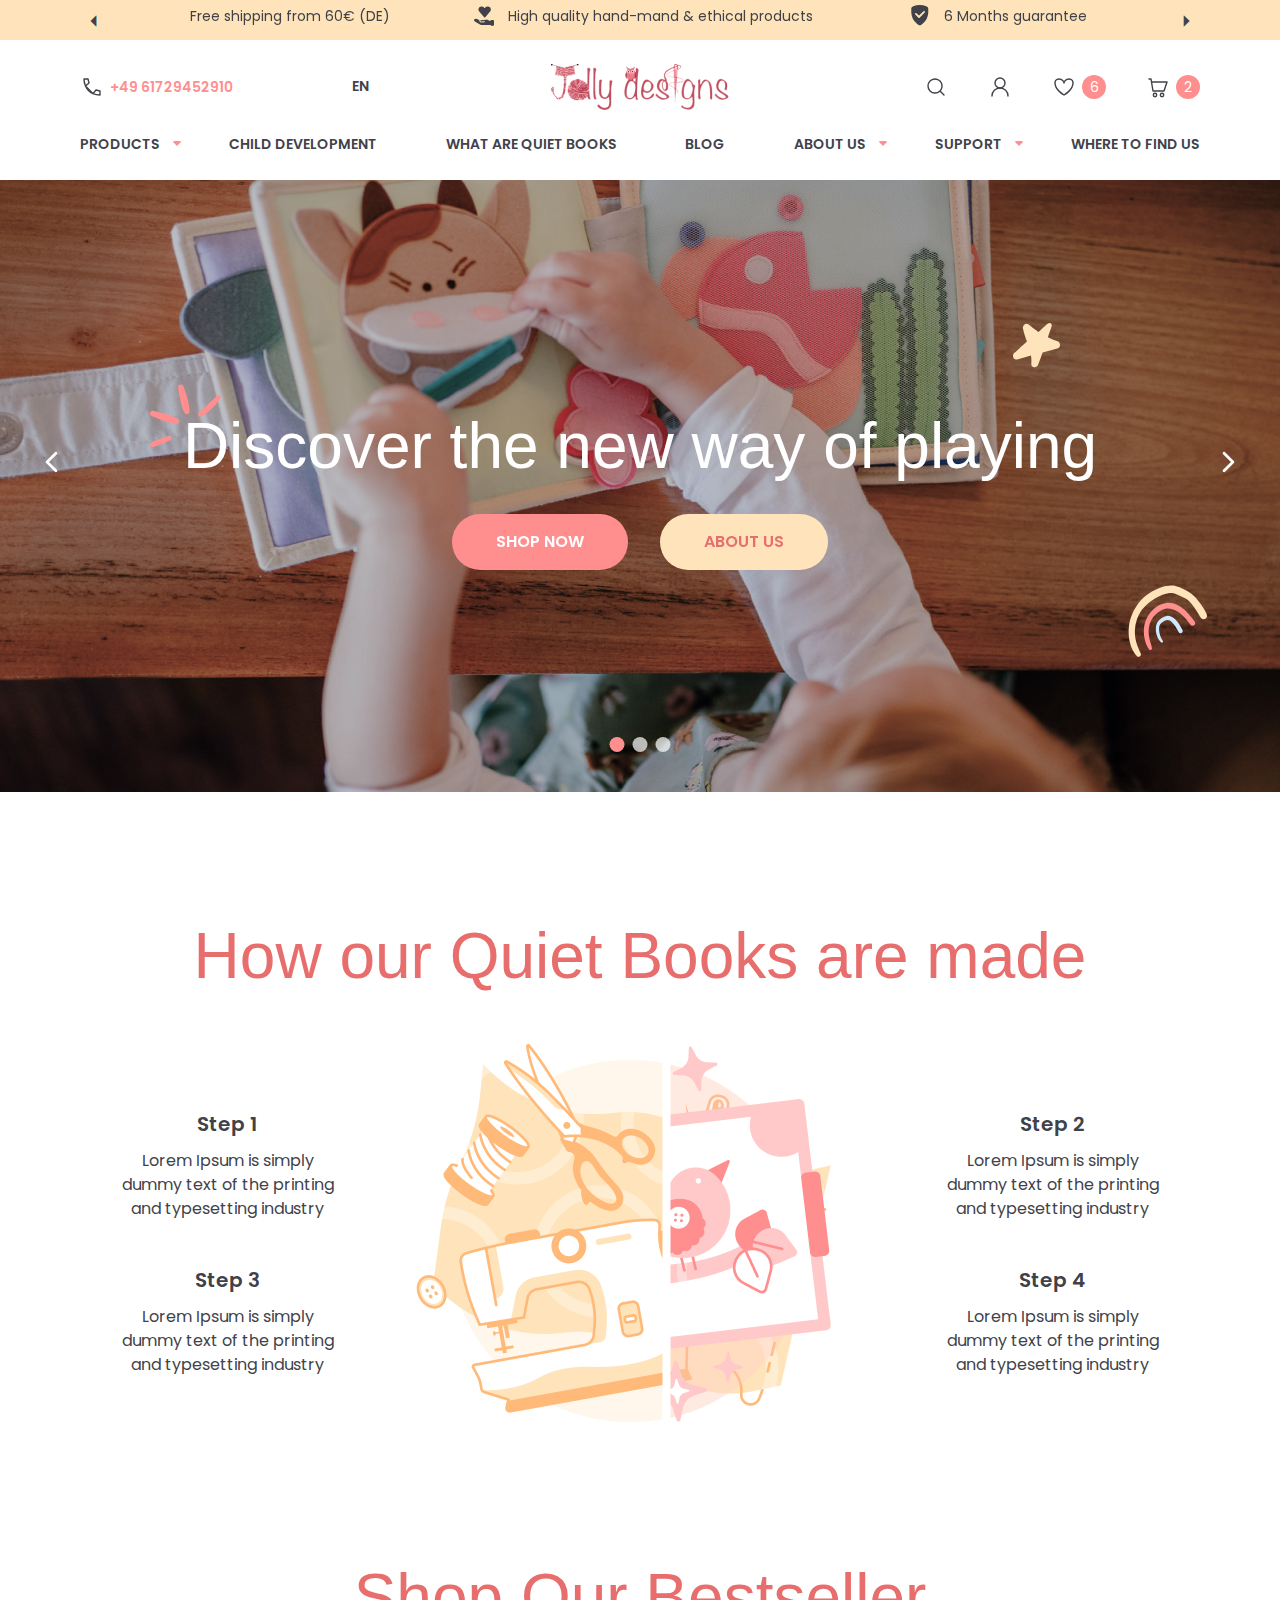
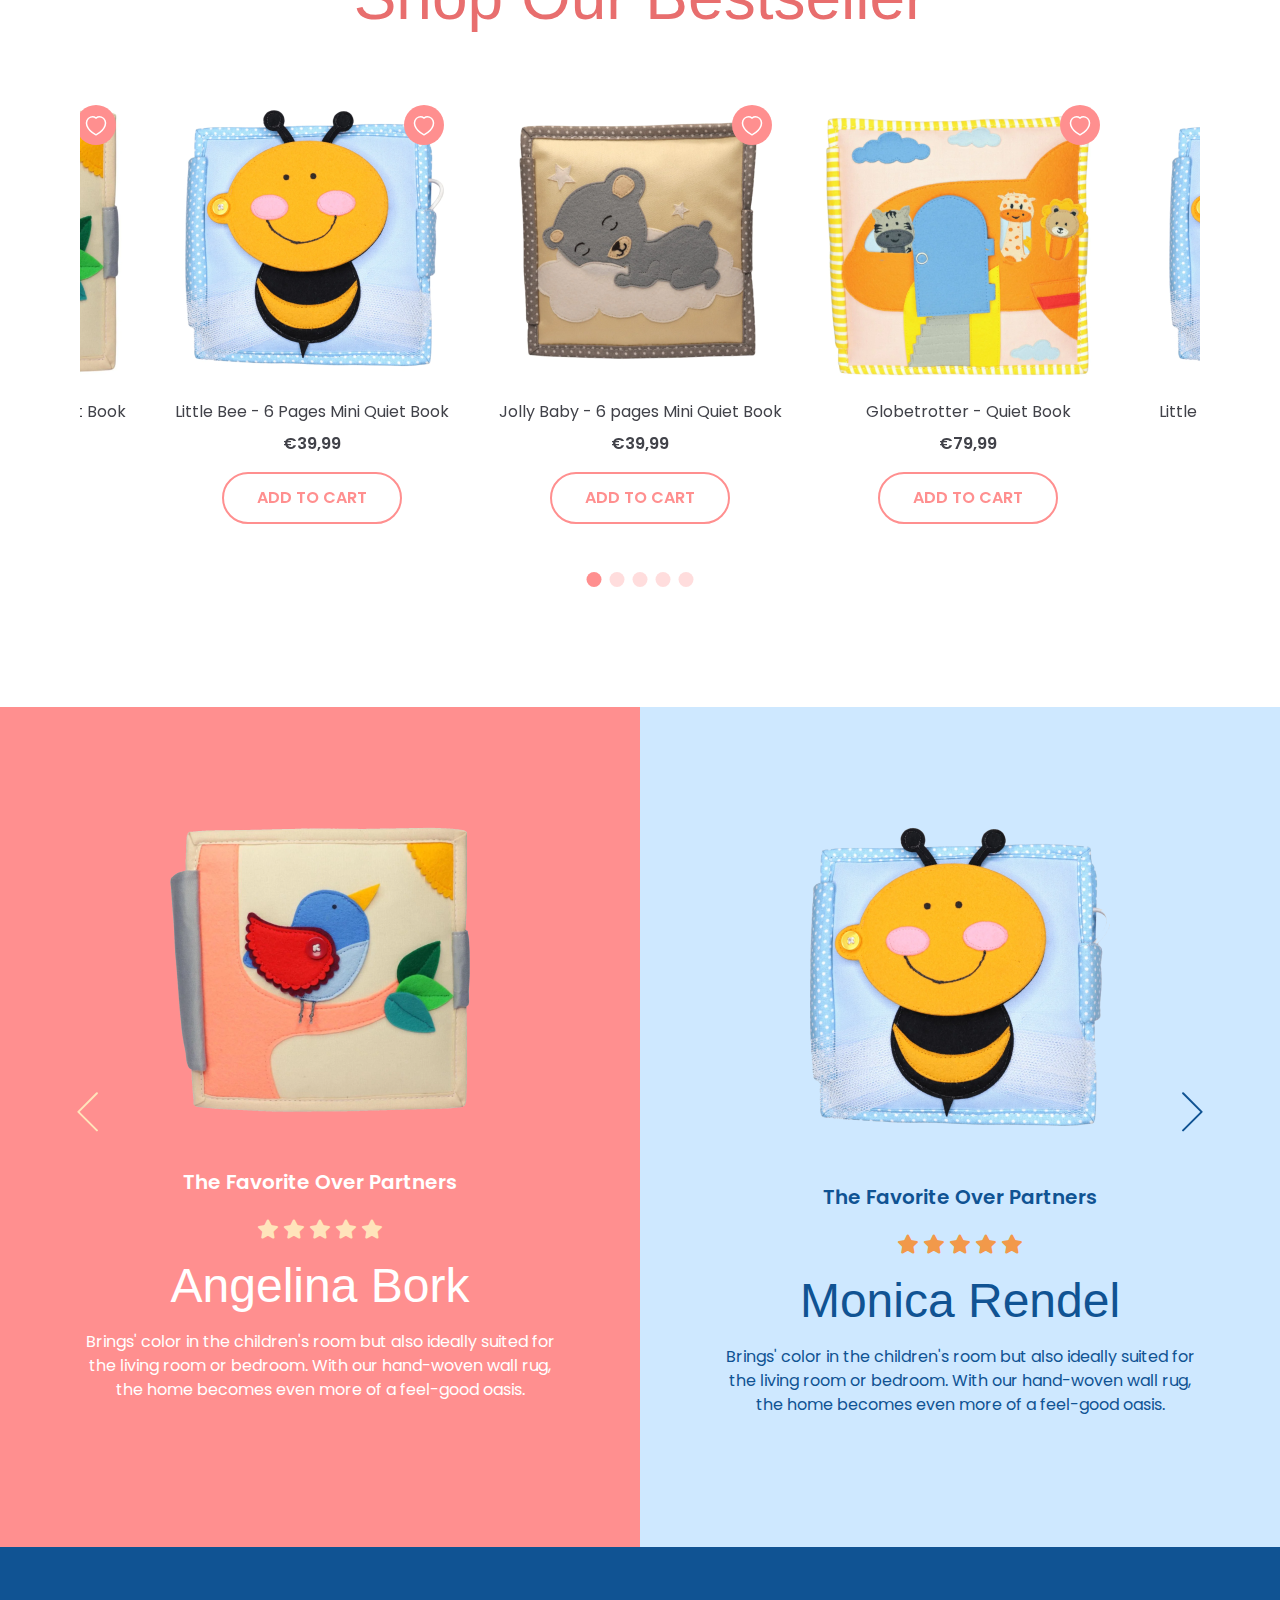
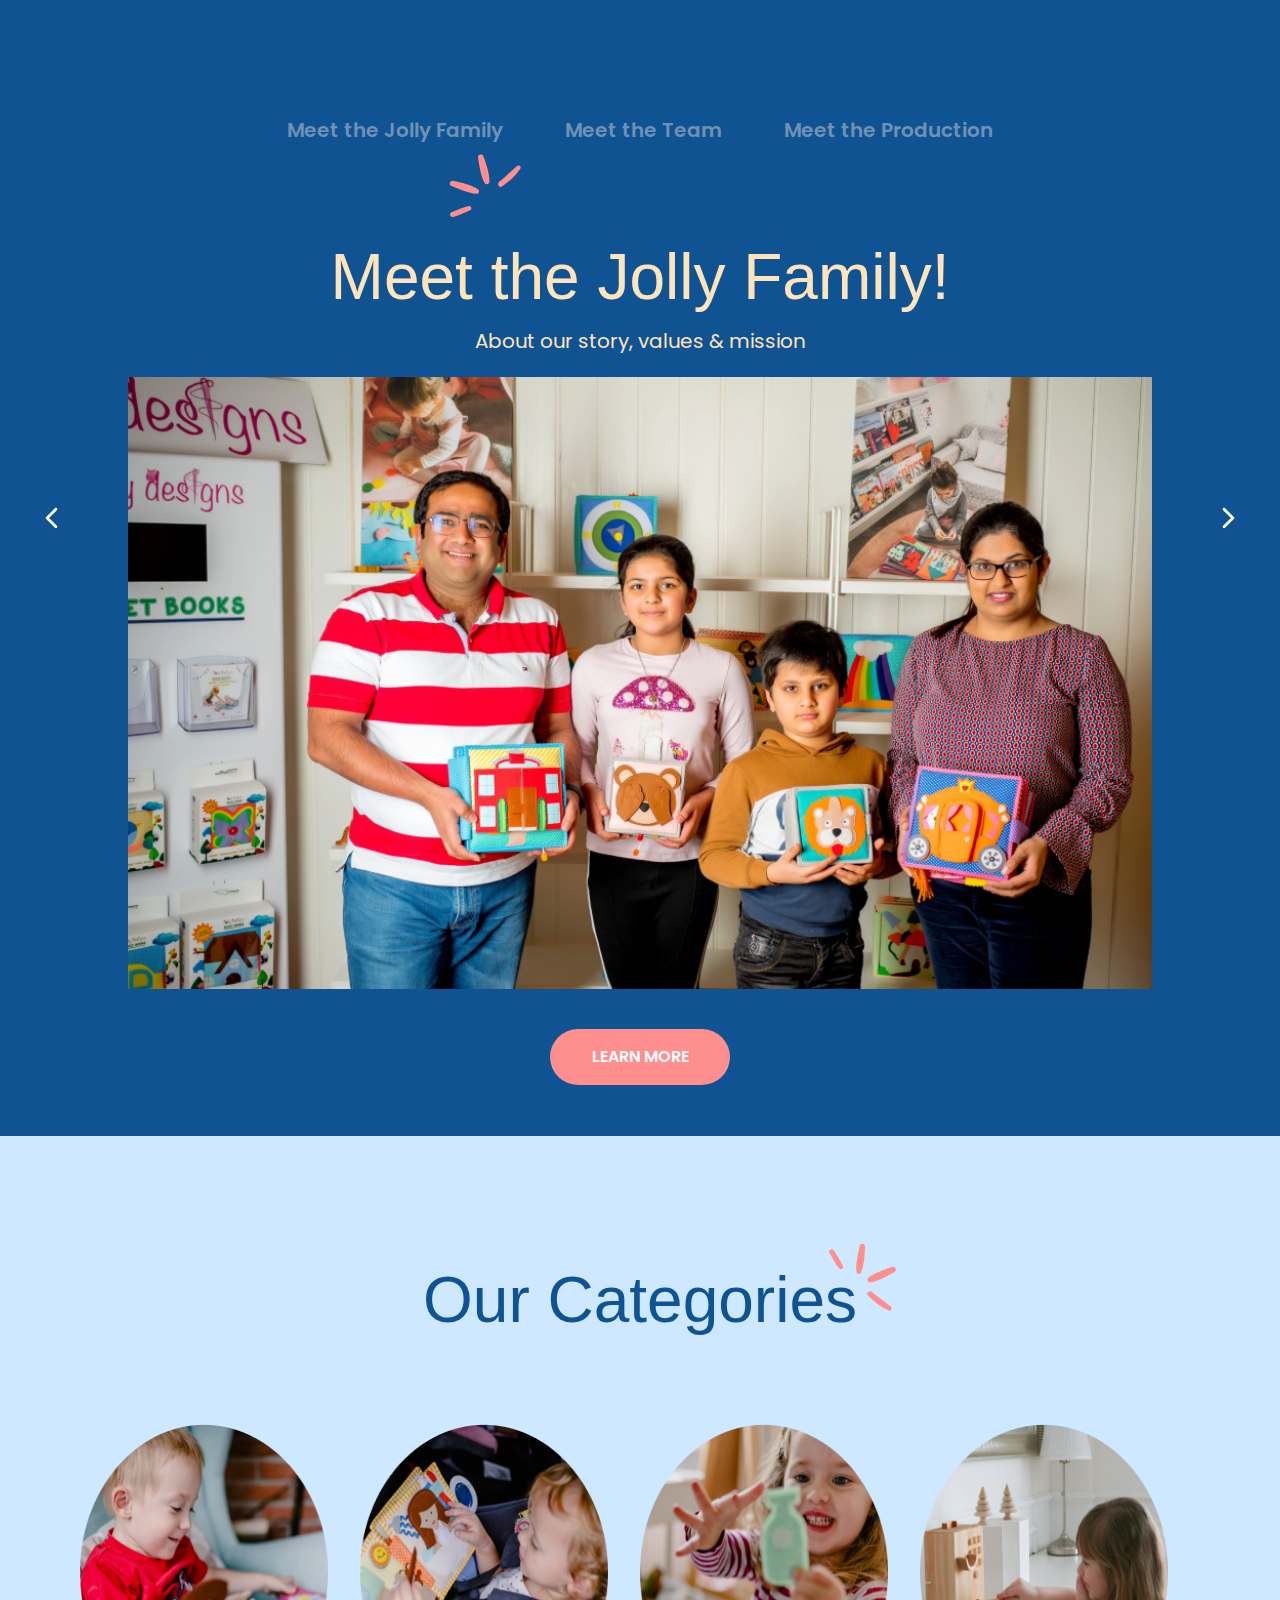
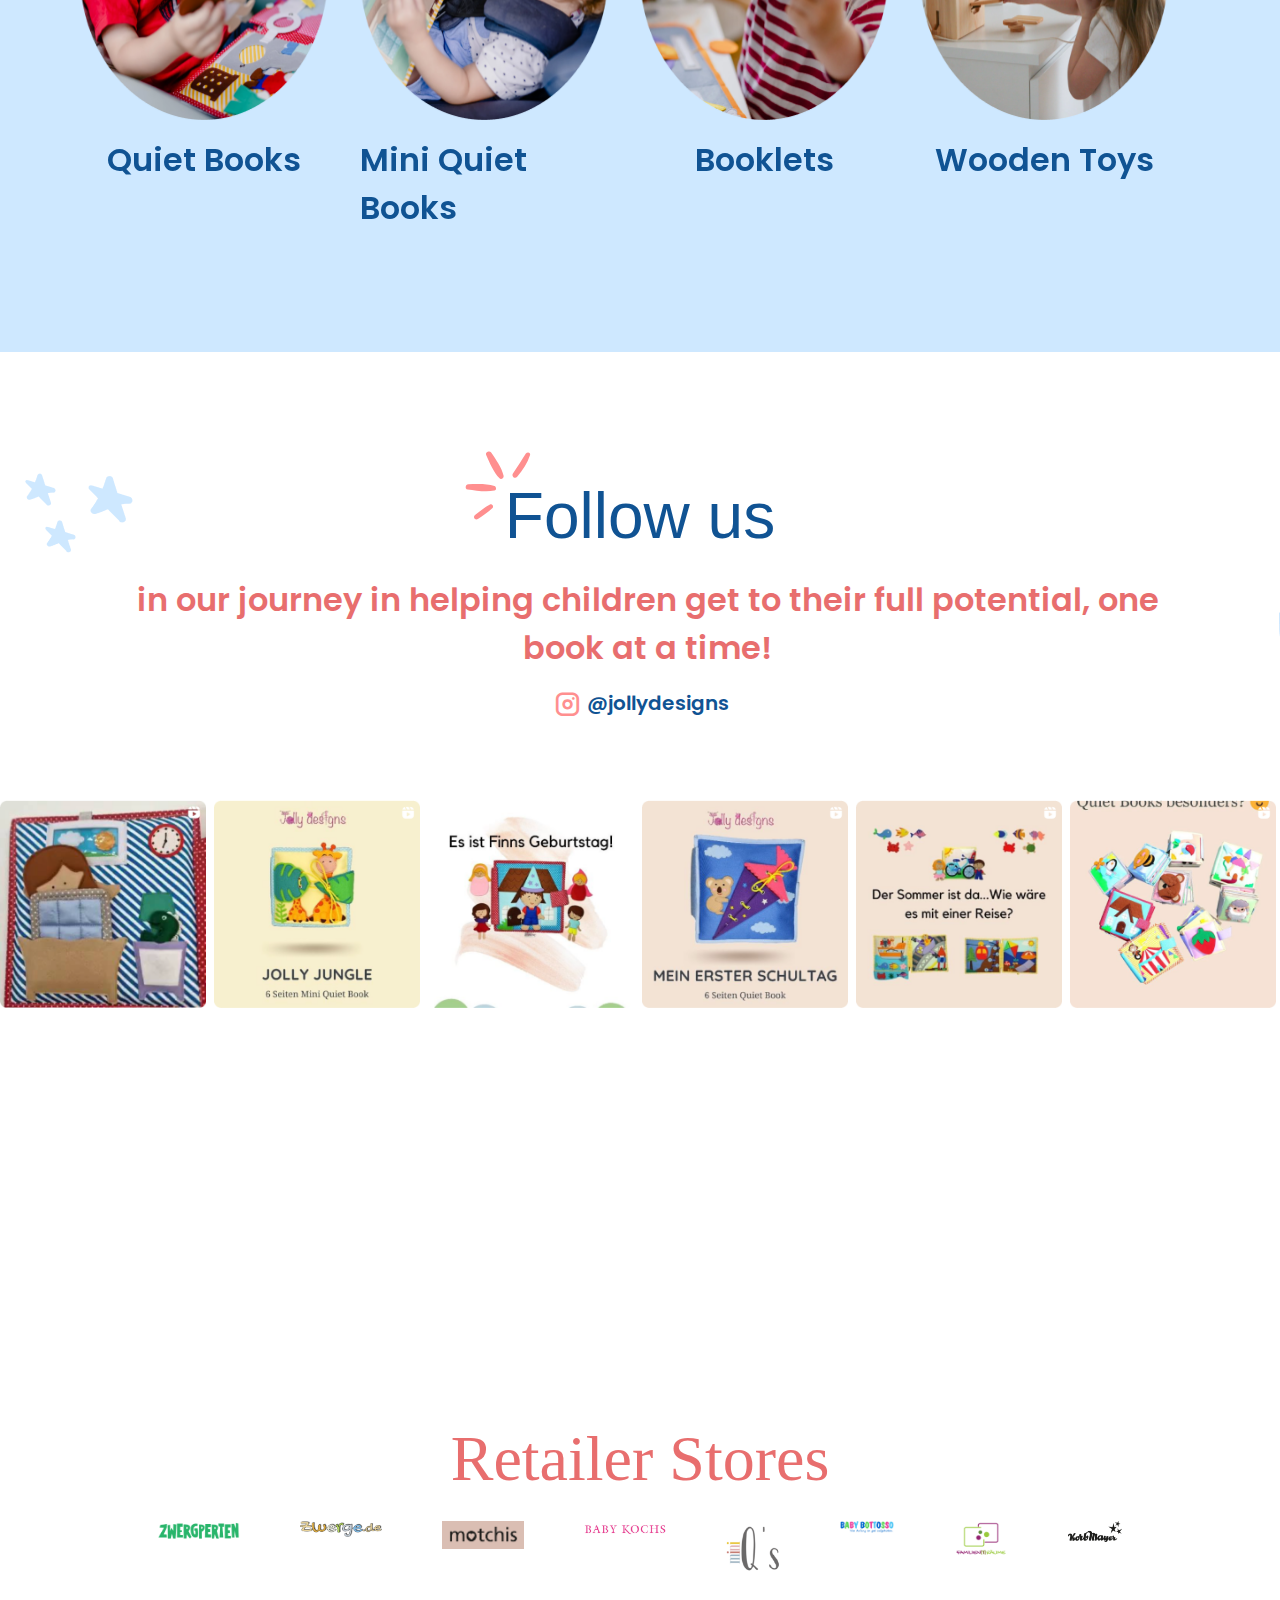
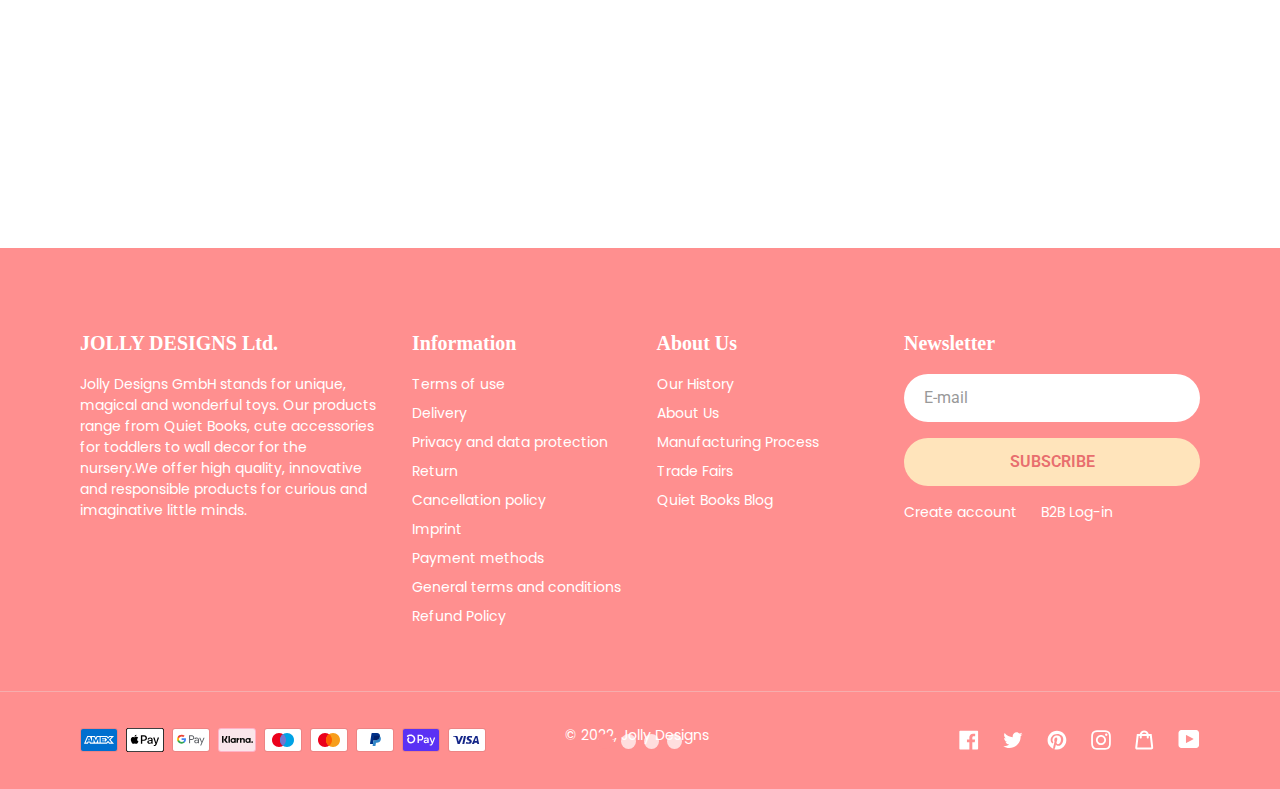
<file: index.html>
<!doctype html>
<html>

<head>
  <meta charset="utf-8">
  <title>Template</title>
  <meta name="description" content="">
  <meta name="keywords" content="">
  <meta name="viewport" content="width=device-width,initial-scale=1">
  <meta name="format-detection" content="telephone=no">
  <meta name="theme-color" content="#fff">
  <link rel="shortcut icon" href="img/favicons/favicon.ico" type="image/x-icon">
  <link rel="icon" href="img/favicons/favicon.ico" type="image/x-icon">
  <link rel="stylesheet" media="all" href="css/libs.css?t=1665314494497">
  <link rel="stylesheet" media="all" href="css/style.css?t=1665314494497">
  <link rel="preconnect" href="https://fonts.googleapis.com">
  <link rel="preconnect" href="https://fonts.gstatic.com" crossorigin>
</head>

<body>
  <div class="wrapper">
    <div class="subheader">
      <div class="subheader_menu">
        <div class="menu__item">
          <span class="icon icon-icon-car"></span>
          <p class="menu__title">Free shipping from 60€ (DE)</p>
        </div>
        <div class="menu__item">
          <span class="icon icon-icon-hand-made"></span>
          <p class="menu__title">High quality hand-mand & ethical products</p>
        </div>
        <div class="menu__item">
          <span class="icon icon-icon-guarantee"></span>
          <p class="menu__title">6 Months guarantee</p>
        </div>
        <div class="menu__item">
          <img src="img/svg/icons/icon-germany.svg" alt="">
          <p class="menu__title">Made in Germany</p>
        </div>
        <div class="menu__item">
          <span class="icon icon-icon-heart"></span>
          <p class="menu__title">The favourite of partners</p>
        </div>
        <div class="menu__item">
          <span class="icon icon-icon-replacement"></span>
          <p class="menu__title">Free shipping from 60€ (DE)</p>
        </div>
      </div>
    </div>
    <header class="header">
      <div class="container">
        <div class="panel">
          <div class="tool">
            <div class="phone_number">
              <img src="img/svg/icons/icon-phone.svg" alt="">
              <p class="weight-600 color-pink phone_number">+49 61729452910</p>
            </div>
            <ul class="language">
              <li class="nav_item">
                <a class="weight-600 color-gray" href="#">EN</a>
                <ul class="submenu">
                  <li>
                    <a href="">FR</a>
                  </li>
                  <li>
                    <a href="">DE</a>
                  </li>
                </ul>
              </li>
            </ul>
          </div>
          <img class="logo" src="img/logo.png" alt="">
          <div class="right_tools">
            <a href="#">
              <img class="icon_hover" src="img/svg/icons/icon-search.svg" alt="">
            </a>
            <a href="#">
              <img class="icon_hover" src="img/svg/icons/icon-user.svg" alt="">
            </a>
            <a class="like" href="#">
              <img class="icon_hover" src="img/svg/icons/icon-heart-1.svg" alt="">
              <div class="counter">6</div>
            </a>
            <a class="like" href="#">
              <img class="icon_hover" src="img/svg/icons/icon-cart.svg" alt="">
              <div class="counter">2</div>
            </a>
          </div>
        </div>
        <ul class="nav">
          <li class="nav_item">
            <a href="#" class="weight-600 color-gray select">Products</a>
            <ul class="submenu">
              <li>
                <a href="">Quiet Books</a>
              </li>
              <li>
                <a href="">Mini Quiet Books</a>
              </li>
              <li>
                <a href="">Booklets</a>
              </li>
              <li>
                <a href="">Wooden Toys</a>
              </li>
              <li>
                <a href="">Wall decorations</a>
              </li>
            </ul>
          </li>
          <li class="nav_item">
            <a href="#" class="weight-600 color-gray">Child Development</a>
          </li>
          <li class="nav_item">
            <a href="#" class="weight-600 color-gray">What are Quiet Books</a>
          </li>
          <li class="nav_item">
            <a href="#" class="weight-600 color-gray">Blog</a>
          </li>
          <li class="nav_item">
            <a href="#" class="weight-600 color-gray select">About Us</a>
            <ul class="submenu">
              <li>
                <a href="">Quiet Books</a>
              </li>
              <li>
                <a href="">Mini Quiet Books</a>
              </li>
              <li>
                <a href="">Booklets</a>
              </li>
              <li>
                <a href="">Wooden Toys</a>
              </li>
              <li>
                <a href="">Wall decorations</a>
              </li>
            </ul>
          </li>
          <li class="nav_item">
            <a href="#" class="weight-600 color-gray select">Support</a>
            <ul class="submenu">
              <li>
                <a href="">Quiet Books</a>
              </li>
              <li>
                <a href="">Mini Quiet Books</a>
              </li>
              <li>
                <a href="">Booklets</a>
              </li>
              <li>
                <a href="">Wooden Toys</a>
              </li>
              <li>
                <a href="">Wall decorations</a>
              </li>
            </ul>
          </li>
          <li class="nav_item">
            <a href="#" class="weight-600 color-gray">Where to Find Us</a>
          </li>
        </ul>
      </div>
    </header>
    <main class="main">
      <div class="discover_new">
        <div class="discover_content">
          <div class="discover_title">
            <img src="img/svg/icons/stripes.svg" alt="" class="stripes">
            <h1 class="big_title color-white">Discover the new way of playing</h1>
            <img src="img/svg/icons/star.svg" alt="" class="star">
            <img src="img/svg/icons/rainbow.svg" alt="" class="rainbow">
          </div>
          <div class="discover_buttons">
            <a class="pink_button" href="#">Shop now</a>
            <a class="yellow_button" href="#">About us</a>
          </div>
        </div>
        <div class="discover_slider">
          <div class="discover_item">
            <img class="discover_item_photo" src="img/discover_new1.png" alt="">
          </div>
          <div class="discover_item">
            <img class="discover_item_photo" src="img/discover_new1.png" alt="">
          </div>
          <div class="discover_item">
            <img class="discover_item_photo" src="img/discover_new1.png" alt="">
          </div>
        </div>
      </div>
      <div class="made_books">
        <div class="content_container">
          <h1 class="made_books_title big_title color-darkPink">How our Quiet Books are made</h1>
          <div class="made_books_content">
            <div class="made_books__steps">
              <div class="made_books__step">
                <h3 class="made_books__step_title">Step 1</h3>
                <p class="made_books__step_text">Lorem Ipsum is simply dummy text of the printing and typesetting industry</p>
              </div>
              <div class="made_books__step">
                <h3 class="made_books__step_title">Step 3</h3>
                <p class="made_books__step_text">Lorem Ipsum is simply dummy text of the printing and typesetting industry</p>
              </div>
            </div>
            <img src="img/made_books.png" alt="">
            <div class="made_books__steps">
              <div class="made_books__step">
                <h3 class="made_books__step_title">Step 2</h3>
                <p class="made_books__step_text">Lorem Ipsum is simply dummy text of the printing and typesetting industry</p>
              </div>
              <div class="made_books__step">
                <h3 class="made_books__step_title">Step 4</h3>
                <p class="made_books__step_text">Lorem Ipsum is simply dummy text of the printing and typesetting industry</p>
              </div>
            </div>
          </div>
        </div>
      </div>
      <div class="bestseller">
        <div class="content_container">
          <h1 class="big_title color-darkPink">Shop Our Bestseller</h1>
          <div class="bestseller_slider">
            <div class="bestseller_slider_item_card">
              <div class="bestseller_card_img">
                <img src="img/bestseller/item3.png" alt="">
                <div class="bestseller_item_like">
                  <img class="like_icon" src="img/svg/icons/icon-wish.svg" alt="">
                </div>
              </div>
              <p>Jolly Baby - 6 pages Mini Quiet Book</p>
              <h3>€39,99</h3>
              <button class="pink_button_outline">Add to cart</button>
            </div>
            <div class="bestseller_slider_item_card">
              <div class="bestseller_card_img">
                <img src="img/bestseller/item4.png" alt="">
                <div class="bestseller_item_like">
                  <img class="like_icon" src="img/svg/icons/icon-wish.svg" alt="">
                </div>
              </div>
              <p>Globetrotter - Quiet Book</p>
              <h3>€79,99</h3>
              <button class="pink_button_outline">Add to cart</button>
            </div>
            <div class="bestseller_slider_item_card">
              <div class="bestseller_card_img">
                <img src="img/bestseller/item2.png" alt="">
                <div class="bestseller_item_like">
                  <img class="like_icon" src="img/svg/icons/icon-wish.svg" alt="">
                </div>
              </div>
              <p>Little Bee - 6 Pages Mini Quiet Book</p>
              <h3>€39,99</h3>
              <button class="pink_button_outline">Add to cart</button>
            </div>
            <div class="bestseller_slider_item_card">
              <div class="bestseller_card_img">
                <img src="img/bestseller/item1.png" alt="">
                <div class="bestseller_item_like">
                  <img class="like_icon" src="img/svg/icons/icon-wish.svg" alt="">
                </div>
              </div>
              <p>Magic Bird - 6 Pages Mini Quiet Book</p>
              <h3>€39,99</h3>
              <button class="pink_button_outline">Add to cart</button>
            </div>
            <div class="bestseller_slider_item_card">
              <div class="bestseller_card_img">
                <img src="img/bestseller/item2.png" alt="">
                <div class="bestseller_item_like">
                  <img class="like_icon" src="img/svg/icons/icon-wish.svg" alt="">
                </div>
              </div>
              <p>Little Bee - 6 Pages Mini Quiet Book</p>
              <h3>€39,99</h3>
              <button class="pink_button_outline">Add to cart</button>
            </div>
          </div>
        </div>
      </div>
      <div class="favorite">
        <div class="favorite_slider">
          <div class="favorite_slider_item">
            <div class="favorite_left">
              <img class="favorite_img" src="img/fav1.png" alt="">
              <h2>The Favorite Over Partners</h2>
              <div class="favorite_stars">
                <i class="icon icon-star"></i>
                <i class="icon icon-star"></i>
                <i class="icon icon-star"></i>
                <i class="icon icon-star"></i>
                <i class="icon icon-star"></i>
              </div>
              <h1 class="favorite_title">Angelina Bork</h1>
              <p class="favorite_text">Brings' color in the children's room but also ideally suited for the living room or bedroom. With our hand-woven wall rug, the home becomes even more of a feel-good oasis.</p>
            </div>
          </div>
          <div class="favorite_slider_item">
            <div class="favorite_right">
              <img class="favorite_img" src="img/fav2.png" alt="">
              <h2>The Favorite Over Partners</h2>
              <div class="favorite_stars">
                <i class="icon icon-star"></i>
                <i class="icon icon-star"></i>
                <i class="icon icon-star"></i>
                <i class="icon icon-star"></i>
                <i class="icon icon-star"></i>
              </div>
              <h1 class="favorite_title">Monica Rendel</h1>
              <p class="favorite_text">Brings' color in the children's room but also ideally suited for the living room or bedroom. With our hand-woven wall rug, the home becomes even more of a feel-good oasis.</p>
            </div>
          </div>
          <div class="favorite_slider_item">
            <div class="favorite_left">
              <img class="favorite_img" src="img/fav1.png" alt="">
              <h2>The Favorite Over Partners</h2>
              <div class="favorite_stars">
                <i class="icon icon-star"></i>
                <i class="icon icon-star"></i>
                <i class="icon icon-star"></i>
                <i class="icon icon-star"></i>
                <i class="icon icon-star"></i>
              </div>
              <h1 class="favorite_title">Angelina Bork</h1>
              <p class="favorite_text">Brings' color in the children's room but also ideally suited for the living room or bedroom. With our hand-woven wall rug, the home becomes even more of a feel-good oasis.</p>
            </div>
          </div>
          <div class="favorite_slider_item">
            <div class="favorite_right">
              <img class="favorite_img" src="img/fav2.png" alt="">
              <h2>The Favorite Over Partners</h2>
              <div class="favorite_stars">
                <i class="icon icon-star"></i>
                <i class="icon icon-star"></i>
                <i class="icon icon-star"></i>
                <i class="icon icon-star"></i>
                <i class="icon icon-star"></i>
              </div>
              <h1 class="favorite_title">Monica Rendel</h1>
              <p class="favorite_text">Brings' color in the children's room but also ideally suited for the living room or bedroom. With our hand-woven wall rug, the home becomes even more of a feel-good oasis.</p>
            </div>
          </div>
        </div>
      </div>
      <section class="meet">
        <div class="pgn">
          <div data-title="title1">Meet the Jolly Family</div>
          <div data-title="title2">Meet the Team</div>
          <div data-title="title3">Meet the Production</div>
        </div>
        <img src="img/svg/icons/stripes.svg" alt="" class="stripes">
        <h1 class="big_title">Meet the Jolly Family!</h1>
        <p>About our story, values & mission</p>
        <div class="meet_slider">
          <div class="meet_item">
            <img class="meet_item_photo" src="img/meetPhoto1.png" alt="">
          </div>
          <div class="meet_item">
            <img class="meet_item_photo" src="img/discover_new1.png" alt="">
          </div>
          <div class="meet_item">
            <img class="meet_item_photo" src="img/meetPhoto3.png" alt="">
          </div>
        </div>
        <button>learn more</button>
      </section>
      <div class="categories">
        <div class="content_container">
          <div class="flex_title">
            <div class="categories_title">
              <img src="img/svg/icons/stripes.svg" alt="" class="stripes">
              <h1 class="big_title color-darkBlue">Our Categories</h1>
            </div>
          </div>
          <div class="categories_slider">
            <a href="">
              <div class="categories_slider_item">
                <img src="img/categories/categories_item1.png" alt="">
                <h2>Quiet Books</h2>
              </div>
            </a>
            <a href="">
              <div class="categories_slider_item">
                <img src="img/categories/categories_item2.png" alt="">
                <h2>Mini Quiet Books</h2>
              </div>
            </a>
            <a href="">
              <div class="categories_slider_item">
                <img src="img/categories/categories_item3.png" alt="">
                <h2>Booklets</h2>
              </div>
            </a>
            <a href="">
              <div class="categories_slider_item">
                <img src="img/categories/categories_item4.png" alt="">
                <h2>Wooden Toys</h2>
              </div>
            </a>
            <a href="">
              <div class="categories_slider_item">
                <img src="img/categories/categories_item5.png" alt="">
                <h2>Wall decorations</h2>
              </div>
            </a>
          </div>
        </div>
      </div>
      <div class="follow_us">
        <div class="content_container">
          <div class="folow_us_info">
            <img src="img/Group_stripes.png" alt="" class="group_stripes">
            <img src="img/Group_stars.png" alt="" class="group_stars">
            <div class="folow_us_title">
              <img src="img/svg/icons/stripes.svg" alt="" class="stripes">
              <h1 class="big_title color-darkBlue">Follow us</h1>
            </div>
            <h2>in our journey in helping children get to their full potential, one book at a time!</h2>
            <div class="follow_us_inst">
              <i class="icon icon-instagram"></i>
              <h3>@jollydesigns</h3>
            </div>
          </div>
          <div class="follow_slider">
            <div class="follow_slider_item">
              <img src="img/inst/inst_item1.png" alt="">
            </div>
            <div class="follow_slider_item">
              <img src="img/inst/inst_item2.png" alt="">
            </div>
            <div class="follow_slider_item">
              <img src="img/inst/inst_item3.png" alt="">
            </div>
            <div class="follow_slider_item">
              <img src="img/inst/inst_item4.png" alt="">
            </div>
            <div class="follow_slider_item">
              <img src="img/inst/inst_item5.png" alt="">
            </div>
            <div class="follow_slider_item">
              <img src="img/inst/inst_item6.png" alt="">
            </div>
            <div class="follow_slider_item">
              <img src="img/inst/inst_item1.png" alt="">
            </div>
            <div class="follow_slider_item">
              <img src="img/inst/inst_item2.png" alt="">
            </div>
            <div class="follow_slider_item">
              <img src="img/inst/inst_item3.png" alt="">
            </div>
            <div class="follow_slider_item">
              <img src="img/inst/inst_item4.png" alt="">
            </div>
            <div class="follow_slider_item">
              <img src="img/inst/inst_item5.png" alt="">
            </div>
            <div class="follow_slider_item">
              <img src="img/inst/inst_item6.png" alt="">
            </div>
          </div>
        </div>
      </div>
      <section class="retailer">
        <h1>Retailer Stores</h1>
        <div class="retailer_slider">
          <img class="image" src="img/retailer/store_01.png" alt="">
          <img class="image" src="img/retailer/store_02.png" alt="">
          <img class="image" src="img/retailer/store_03.png" alt="">
          <img class="image" src="img/retailer/store_04.png" alt="">
          <img class="image" src="img/retailer/store_05.png" alt="">
          <img class="image" src="img/retailer/store_06.png" alt="">
          <img class="image" src="img/retailer/store_07.png" alt="">
          <img class="image" src="img/retailer/store_08.png" alt="">
          <img class="image" src="img/retailer/store_09.png" alt="">
          <img class="image" src="img/retailer/store_10.png" alt="">
          <img class="image" src="img/retailer/store_11.png" alt="">
          <img class="image" src="img/retailer/store_12.png" alt="">
          <img class="image" src="img/retailer/store_13.png" alt="">
          <img class="image" src="img/retailer/store_14.png" alt="">
          <img class="image" src="img/retailer/store_15.png" alt="">
          <img class="image" src="img/retailer/store_16.png" alt="">
          <img class="image" src="img/retailer/store_17.png" alt="">
          <img class="image" src="img/retailer/store_18.png" alt="">
          <img class="image" src="img/retailer/store_19.png" alt="">
          <img class="image" src="img/retailer/store_20.png" alt="">
          <img class="image" src="img/retailer/store_21.png" alt="">
          <img class="image" src="img/retailer/store_22.png" alt="">
          <img class="image" src="img/retailer/store_23.png" alt="">
          <img class="image" src="img/retailer/store_24.png" alt="">
          <img class="image" src="img/retailer/store_25.png" alt="">
          <img class="image" src="img/retailer/store_26.png" alt="">
          <img class="image" src="img/retailer/store_27.png" alt="">
          <img class="image" src="img/retailer/store_28.png" alt="">
        </div>
      </section>
    </main>
    <footer class="footer">
      <div class="footer_container">
        <div class="footer_content">
          <div class="footer_info">
            <h1 class="footer_title">JOLLY DESIGNS Ltd.</h1>
            <p class="footer_info_text">Jolly Designs GmbH stands for unique, magical and wonderful toys. Our products range from Quiet Books, cute accessories for toddlers to wall decor for the nursery.We offer high quality, innovative and responsible products for curious and imaginative little minds.</p>
          </div>
          <div class="footer__blocks">
            <div class="footer__block">
              <h1 class="footer_title">Information</h1>
              <a href="#" class="footer__block_text">Terms of use</a>
              <a href="#" class="footer__block_text">Delivery</a>
              <a href="#" class="footer__block_text">Privacy and data protection</a>
              <a href="#" class="footer__block_text">Return</a>
              <a href="#" class="footer__block_text">Cancellation policy</a>
              <a href="#" class="footer__block_text">Imprint</a>
              <a href="#" class="footer__block_text">Payment methods</a>
              <a href="#" class="footer__block_text">General terms and conditions</a>
              <a href="#" class="footer__block_text">Refund Policy</a>
            </div>
            <div class="footer__block footer__block_pd">
              <h1 class="footer_title">About Us</h1>
              <a href="#" class="footer__block_text">Our History</a>
              <a href="#" class="footer__block_text">About Us</a>
              <a href="#" class="footer__block_text">Manufacturing Process</a>
              <a href="#" class="footer__block_text">Trade Fairs</a>
              <a href="#" class="footer__block_text">Quiet Books Blog</a>
            </div>
            <div class="footer__block">
              <h1 class="footer_title">Newsletter</h1>
              <form class="footer_form" action="/">
                <input class="footer_input" type="input" placeholder="E-mail">
                <input class="footer_button" type="button" value="Subscribe">
              </form>
              <div class="footer_auth">
                <a href="#" class="footer__block_text">Create account</a>
                <a href="#" class="footer__block_text">B2B Log-in</a>
              </div>
            </div>
          </div>
        </div>
        <div class="footer_bottom">
          <div class="divider"></div>
          <div class="pay">
            <a href="#">
              <img src="img/svg/pay/amex.svg" alt="amex">
            </a>
            <a href="#">
              <img src="img/svg/pay/apple_pay.svg" alt="apple_pay">
            </a>
            <a href="#">
              <img src="img/svg/pay/google_pay.svg" alt="google_pay">
            </a>
            <a href="#">
              <img src="img/svg/pay/klarna.svg" alt="klarna">
            </a>
            <a href="#">
              <img src="img/svg/pay/mastercard2.svg" alt="mastercard2">
            </a>
            <a href="#">
              <img src="img/svg/pay/mastercard.svg" alt="mastercard">
            </a>
            <a href="#">
              <img src="img/svg/pay/paypal.svg" alt="paypal">
            </a>
            <a href="#">
              <img src="img/svg/pay/opay.svg" alt="opay">
            </a>
            <a href="#">
              <img src="img/svg/pay/visa.svg" alt="visa">
            </a>
          </div>
          <p class="copyright">© 2022, Jolly Designs</p>
          <div class="socials">
            <a href="#">
              <img src="img/svg/socials/facebook.svg" alt="facebook">
            </a>
            <a href="#">
              <img src="img/svg/socials/tvitter.svg" alt="tvitter">
            </a>
            <a href="#">
              <img src="img/svg/socials/pinterest.svg" alt="pinterest">
            </a>
            <a href="#">
              <img src="img/svg/socials/instagram.svg" alt="instagram">
            </a>
            <a href="#">
              <img src="img/svg/socials/shopify.svg" alt="shopify">
            </a>
            <a href="#">
              <img src="img/svg/socials/youtube.svg" alt="youtube">
            </a>
          </div>
        </div>
      </div>
    </footer>
  </div>
  <script src="js/jquery.js?t=1665314494497"></script>
  <script src="js/libs.js?t=1665314494497"></script>
  <script src="js/slick.min.js?t=1665314494497"></script>
  <script src="js/app.js?t=1665314494497"></script>
</body>

</html>
</file>
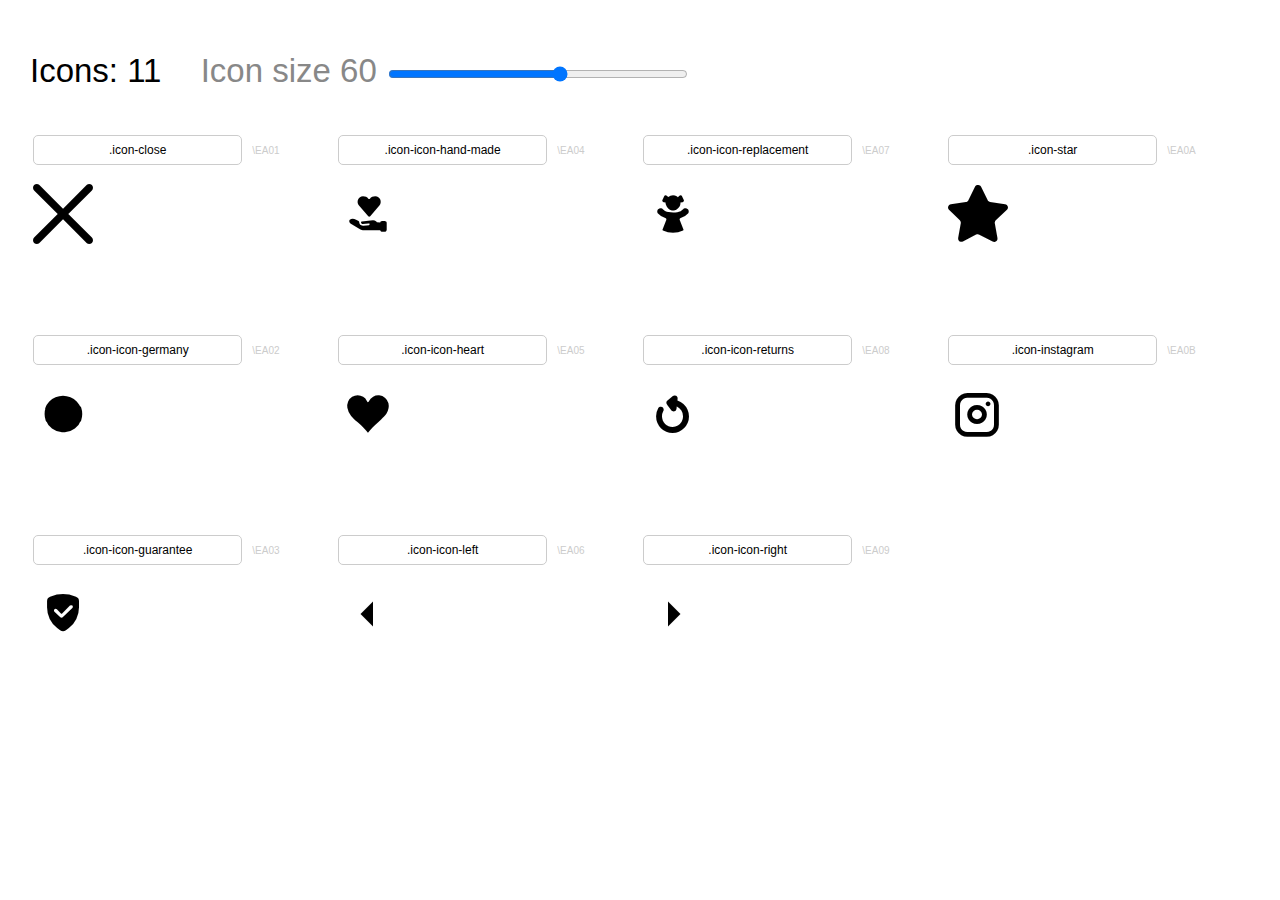
<file: icons.html>
<!DOCTYPE html>
<html>
<head>
	<meta charset="utf-8">
	<meta http-equiv="X-UA-Compatible" content="IE=edge">
	<title>Iconfont Preview</title>
	<style type="text/css" media="all">
		body{
			font-family: Helvetica, Arial,sans-serif;
			padding: 30px;
			margin: 0;
		}
		@font-face {
			font-family: "svgfont";
			src: url('css/fonts/svgfont.eot');
			src: url('css/fonts/svgfont.eot?#iefix') format('eot'),
			url('css/fonts/svgfont.woff2') format('woff2'),
			url('css/fonts/svgfont.woff') format('woff'),
			url('css/fonts/svgfont.ttf') format('truetype');
			font-weight: normal;
			font-style: normal;
		}
		h1 {
			text-align: left;
			font-weight: normal;
			font-size: 33px;
			font-weight: 100;
			margin-bottom: 45px;
		}
		.size{
			margin-left: 30px;
			color: #888;
		}
		.size input{
			width: 300px;
		}
		.icons-list {
			list-style-type: none;
			margin: 0;
			padding: 0;
			font-size: 0;
			text-align: center;
			-webkit-columns: 4;
		}
		.icon-box {
			display: inline-block;
			vertical-align: middle;
			min-width: 200px;
			min-height: 200px;
			border-radius: 5px;
		}
		.icon-container {
			min-height: 100px;
			text-align: center;
			font-size: 60px;
			text-align: left;
			padding-top: 10px;
		}
		.icon-box input {
			display: inline-block;
			vertical-align: top;
			width: 100%;
			box-sizing: border-box;
			font-size: 12px;
			border-radius: 5px;
			height: 30px;
			padding: 0;
			text-align: center;
			border: 1px solid #CCC;
			-webkit-appearance: none;
		}
		.icon-box .icon-class-name {
			width: 70%;
		}
		.icon-box .icon-unicode {
			width: 30%;
			font-size: 10px;
			color: #ccc;
			border: none;
			text-align: left;
			padding-left: 10px;
		}
		.icon {
			font-family: "svgfont";
			display: inline-block;
			vertical-align: middle;
			font-style: normal;
			font-weight: normal;
			text-rendering: auto;
			speak: none;
			min-width: 1em;
			line-height: 1;
			-webkit-font-smoothing: antialiased;
			-moz-osx-font-smoothing: grayscale;
		}
		
		.icon-close:before {
			content: "\EA01";
		}
		.icon-icon-germany:before {
			content: "\EA02";
		}
		.icon-icon-guarantee:before {
			content: "\EA03";
		}
		.icon-icon-hand-made:before {
			content: "\EA04";
		}
		.icon-icon-heart:before {
			content: "\EA05";
		}
		.icon-icon-left:before {
			content: "\EA06";
		}
		.icon-icon-replacement:before {
			content: "\EA07";
		}
		.icon-icon-returns:before {
			content: "\EA08";
		}
		.icon-icon-right:before {
			content: "\EA09";
		}
		.icon-star:before {
			content: "\EA0A";
		}
		.icon-instagram:before {
			content: "\EA0B";
		}
	</style>
</head>

<body>
	<h1>Icons: <span id="count"></span>
	<label class="size">
		Icon size <span id="change-value">60</span>
		<input type="range" id="change-size" min="5" max="100" value="60">
	</label>
	</h1>

	<ul class="icons-list">
	
	<li class="icon-box">
		<input class="icon-class-name autoselect" type="text" value=".icon-close" readonly>
		<input class="icon-unicode autoselect" type="text" value="\EA01" readonly>
		<div class="icon-container">
		<i class="icon icon-close"></i>
		</div>
	</li>
	
	<li class="icon-box">
		<input class="icon-class-name autoselect" type="text" value=".icon-icon-germany" readonly>
		<input class="icon-unicode autoselect" type="text" value="\EA02" readonly>
		<div class="icon-container">
		<i class="icon icon-icon-germany"></i>
		</div>
	</li>
	
	<li class="icon-box">
		<input class="icon-class-name autoselect" type="text" value=".icon-icon-guarantee" readonly>
		<input class="icon-unicode autoselect" type="text" value="\EA03" readonly>
		<div class="icon-container">
		<i class="icon icon-icon-guarantee"></i>
		</div>
	</li>
	
	<li class="icon-box">
		<input class="icon-class-name autoselect" type="text" value=".icon-icon-hand-made" readonly>
		<input class="icon-unicode autoselect" type="text" value="\EA04" readonly>
		<div class="icon-container">
		<i class="icon icon-icon-hand-made"></i>
		</div>
	</li>
	
	<li class="icon-box">
		<input class="icon-class-name autoselect" type="text" value=".icon-icon-heart" readonly>
		<input class="icon-unicode autoselect" type="text" value="\EA05" readonly>
		<div class="icon-container">
		<i class="icon icon-icon-heart"></i>
		</div>
	</li>
	
	<li class="icon-box">
		<input class="icon-class-name autoselect" type="text" value=".icon-icon-left" readonly>
		<input class="icon-unicode autoselect" type="text" value="\EA06" readonly>
		<div class="icon-container">
		<i class="icon icon-icon-left"></i>
		</div>
	</li>
	
	<li class="icon-box">
		<input class="icon-class-name autoselect" type="text" value=".icon-icon-replacement" readonly>
		<input class="icon-unicode autoselect" type="text" value="\EA07" readonly>
		<div class="icon-container">
		<i class="icon icon-icon-replacement"></i>
		</div>
	</li>
	
	<li class="icon-box">
		<input class="icon-class-name autoselect" type="text" value=".icon-icon-returns" readonly>
		<input class="icon-unicode autoselect" type="text" value="\EA08" readonly>
		<div class="icon-container">
		<i class="icon icon-icon-returns"></i>
		</div>
	</li>
	
	<li class="icon-box">
		<input class="icon-class-name autoselect" type="text" value=".icon-icon-right" readonly>
		<input class="icon-unicode autoselect" type="text" value="\EA09" readonly>
		<div class="icon-container">
		<i class="icon icon-icon-right"></i>
		</div>
	</li>
	
	<li class="icon-box">
		<input class="icon-class-name autoselect" type="text" value=".icon-star" readonly>
		<input class="icon-unicode autoselect" type="text" value="\EA0A" readonly>
		<div class="icon-container">
		<i class="icon icon-star"></i>
		</div>
	</li>
	
	<li class="icon-box">
		<input class="icon-class-name autoselect" type="text" value=".icon-instagram" readonly>
		<input class="icon-unicode autoselect" type="text" value="\EA0B" readonly>
		<div class="icon-container">
		<i class="icon icon-instagram"></i>
		</div>
	</li>
	
	</ul>

	<script>
		var change = document.getElementById('change-size');
		var changevalue = document.getElementById('change-value');
		var count = document.getElementById('count');
		var autoselect = document.getElementsByClassName('autoselect');
		var icons = document.getElementsByClassName('icon');

		Array.prototype.forEach.call(autoselect, function(el) {
			el.onclick = function() {
				this.focus();
				this.select();
			};
		});

		change.onchange = function() {
			val = this.value;
			changevalue.innerHTML = val;

			Array.prototype.forEach.call(icons, function(el) {
				el.style.fontSize = val + 'px';
			});
		}

		count.innerHTML = icons.length;
	</script>
</body>
</html>
</file>
<file: css/libs.css>
@import"https://fonts.googleapis.com/css?family=Roboto:300,300i,400,400i,500,500i,700,700i&subset=cyrillic";@import"https://fonts.googleapis.com/css?family=Poppins:100,100italic,200,200italic,300,300italic,regular,italic,500,500italic,600,600italic,700,700italic,800,800italic,900,900italic"
/*# sourceMappingURL=libs.css.map */
</file>
<file: css/style.css>
﻿/*! normalize.css v4.2.0 | MIT License | github.com/necolas/normalize.css */html{font-family:sans-serif;line-height:1.15;text-size-adjust:100%;text-size-adjust:100%}body{margin:0}article,aside,details,figcaption,figure,footer,header,main,menu,nav,section,summary{display:block}audio,canvas,progress,video{display:inline-block}audio:not([controls]){display:none;height:0}progress{vertical-align:baseline}template,[hidden]{display:none}a{background-color:rgba(0,0,0,0);text-decoration-skip:objects}a:active,a:hover{outline-width:0}abbr[title]{border-bottom:none;text-decoration:underline;text-decoration:underline dotted}b,strong{font-weight:inherit}b,strong{font-weight:bolder}dfn{font-style:italic}h1{font-size:2em;margin:.67em 0}mark{background-color:#ff0;color:#000}small{font-size:80%}sub,sup{font-size:75%;line-height:0;position:relative;vertical-align:baseline}sub{bottom:-0.25em}sup{top:-0.5em}img{border-style:none}svg:not(:root){overflow:hidden}code,kbd,pre,samp{font-family:monospace;font-size:1em}figure{margin:1em 40px}hr{box-sizing:content-box;height:0;overflow:visible}button,input,optgroup,select,textarea{font:inherit;margin:0}optgroup{font-weight:bold}button,input{overflow:visible}button,select{text-transform:none}button,html [type=button],[type=reset],[type=submit]{appearance:button}button::-moz-focus-inner,[type=button]::-moz-focus-inner,[type=reset]::-moz-focus-inner,[type=submit]::-moz-focus-inner{border-style:none;padding:0}button:-moz-focusring,[type=button]:-moz-focusring,[type=reset]:-moz-focusring,[type=submit]:-moz-focusring{outline:1px dotted ButtonText}fieldset{border:1px solid silver;margin:0 2px;padding:.35em .625em .75em}legend{box-sizing:border-box;color:inherit;display:table;max-width:100%;padding:0;white-space:normal}textarea{overflow:auto}[type=checkbox],[type=radio]{box-sizing:border-box;padding:0}[type=number]::-webkit-inner-spin-button,[type=number]::-webkit-outer-spin-button{height:auto}[type=search]{appearance:textfield;outline-offset:-2px}[type=search]::-webkit-search-cancel-button,[type=search]::-webkit-search-decoration{appearance:none}::input-placeholder{color:inherit;opacity:.54}::-webkit-file-upload-button{appearance:button;font:inherit}.icon-pic{width:1024px;height:1024px;background-image:url("../img/sprite.png");background-position:-1210px 0px}.icon-pic2{width:1200px;height:1200px;background-image:url("../img/sprite.png");background-position:0px 0px}@font-face{font-family:"svgfont";src:url("fonts/svgfont.eot");src:url("fonts/svgfont.eot?#iefix") format("eot"),url("fonts/svgfont.woff") format("woff"),url("fonts/svgfont.woff2") format("woff2"),url("fonts/svgfont.ttf") format("truetype");font-weight:normal;font-style:normal}.icon,[class^=icon-],[class*=" icon-"]{font-family:"svgfont";font-style:normal;font-weight:normal;text-rendering:auto;speak:none;line-height:1;-webkit-font-smoothing:antialiased;-moz-osx-font-smoothing:grayscale}.icon,[class^=icon-],[class*=" icon-"]{display:inline-block}.icon-close:before{content:""}.icon-icon-germany:before{content:""}.icon-icon-guarantee:before{content:""}.icon-icon-hand-made:before{content:""}.icon-icon-heart:before{content:""}.icon-icon-left:before{content:""}.icon-icon-replacement:before{content:""}.icon-icon-returns:before{content:""}.icon-icon-right:before{content:""}.icon-star:before{content:""}.icon-instagram:before{content:""}html,body{height:100%}body{color:#414249;font-size:14px;font-family:"Poppins",sans-serif;line-height:1.25}*{outline:none;box-sizing:border-box}h1,h2,h3,h4,h5,h6{font-size:1em;line-height:1;margin:0}img{vertical-align:top;max-width:100%}a{text-decoration:none;transition:none}a:hover{text-decoration:none}ul,ol{list-style-type:none;list-style-position:inside;padding:0;margin:0}p{margin:0;line-height:24px}button{outline:none}button:focus{outline:none}[class^=icon-],[class*=" icon-"]{position:relative;vertical-align:middle}.wrapper{position:relative;display:flex;flex-direction:column;min-width:320px;min-height:100%;overflow:hidden}.container{max-width:1440px;padding:0 80px;margin:0 auto}.content_container{max-width:1440px;padding:120px 80px;margin:0 auto}.color-white{color:#fff}.color-gray{color:#414249}.color-pink{color:#ff8f8f}.color-darkPink{color:#e86e6e}.color-yellow{color:#ffe4bb}.color-darkBlue{color:#105393}.weight-600{font-weight:600}.pink_button{padding:16px 44px;background-color:#ff8f8f;border:none;border-radius:38px;color:#fff;font-weight:600;font-size:16px;line-height:24px;text-transform:uppercase;transition:all .2s ease-in-out}.pink_button:hover{background-color:#e86e6e}.pink_button_outline{padding:12px 33px;background-color:#fff;border:2px solid #ff8f8f;border-radius:38px;color:#ff8f8f;font-weight:600;font-size:16px;line-height:24px;text-transform:uppercase;transition:all .2s ease-in-out}.pink_button_outline:hover{color:#fff;background-color:#e86e6e;border-color:#e86e6e}.yellow_button{padding:16px 44px;background-color:#ffe4bb;border-radius:38px;color:#e86e6e;font-weight:600;font-size:16px;line-height:24px;text-transform:uppercase;transition:all .2s ease-in-out}.yellow_button:hover{background-color:#ffdca7}.big_title{font-family:"DM Serif Display",sans-serif;font-size:64px;line-height:88px;font-weight:400;padding-bottom:24px}.flex_title{display:flex;justify-content:center;padding-bottom:80px}.slick-track{display:flex}.slick-dots{position:absolute;display:flex;gap:8px;z-index:10;left:50%;bottom:40px;transform:translate(-50%)}.slick-dots li.slick-active button{opacity:1;background:#ff8f8f}.slick-dots li button{font-size:0;width:15px;height:15px;border:none;border-radius:50%;background:#fff;opacity:.7}.header{height:140px;width:100%;position:relative}.panel{height:70px;display:flex;justify-content:space-between;align-items:center;padding:24px 0 0}.panel .tool{display:flex;gap:118px;align-items:center}.panel .tool .phone_number{display:flex;align-items:center;gap:6px}.panel .tool .phone_number:hover{color:#e86e6e}.panel .tool .language{position:relative}.panel .logo{position:absolute;top:24px;left:calc(50% - 90px)}.panel .right_tools{display:flex;gap:40px}.panel .right_tools .icon_hover:hover{filter:invert(80%) sepia(72%) saturate(2267%) hue-rotate(304deg) brightness(101%) contrast(116%)}.panel .right_tools .like{display:flex;align-items:center;gap:6px}.panel .right_tools .like .counter{display:flex;width:24px;height:24px;align-items:center;justify-content:center;padding-top:2px;background:#ff8f8f;color:#fff;border-radius:50%}.nav{height:69px;display:flex;justify-content:space-between;align-items:center}.nav .nav_item{position:relative;text-transform:uppercase}.nav .nav_item a:hover{color:#ff8f8f}.nav .select:after{position:absolute;content:"";left:calc(100% + 12px);top:calc(50% + 1px);transform:translateY(-50%);border:5px solid rgba(0,0,0,0);border-radius:3px;border-top-color:#ff8f8f}.submenu{position:absolute;left:0;top:100%;margin-top:24px;padding:16px;background:#fff;border:1px solid #e2e2e2;white-space:nowrap;z-index:5;visibility:hidden;opacity:0;transform:scale(0.8);transition:.4s ease-in-out}.language .submenu{margin-top:3px;padding:8px 16px;left:50%;margin-left:-25px}.submenu li{text-transform:none;padding-bottom:16px}.submenu li:last-child{padding-bottom:0}.language .submenu li{text-transform:uppercase;font-weight:600;padding-bottom:8px}li:hover .submenu{visibility:visible;opacity:1;transform:scale(1)}.footer{width:100%;height:541px;flex:0 0 auto;background-color:#ff8f8f;color:#fff}.footer_container{display:flex;flex-direction:column;justify-content:space-between;max-width:1440px;margin:0 auto;height:100%;padding:80px 80px 0}.footer_container .footer_content{display:flex}.footer_container .footer_content .footer_info{width:300px;margin-right:32px}.footer_container .footer_content .footer_info .footer_info_text{line-height:21px}.footer_container .footer_content .footer__blocks{width:calc(100% - 332px);display:flex;justify-content:space-between}.footer_container .footer_content .footer__blocks .footer__block{display:flex;flex-direction:column}.footer_container .footer_content .footer__blocks .footer__block .footer_form{width:296px}.footer_container .footer_content .footer__blocks .footer__block .footer_form .footer_input{height:48px;margin-bottom:16px;border:none;border-radius:24px;color:#a8aab7;font-size:16px}.footer_container .footer_content .footer__blocks .footer__block .footer_form .footer_button{height:48px;margin-bottom:16px;border:none;border-radius:24px;background-color:#ffe4bb;color:#e86e6e;font-size:16px;font-weight:600;text-transform:uppercase;cursor:pointer;transition:all .2s ease-in-out}.footer_container .footer_content .footer__blocks .footer__block .footer_form .footer_button:hover{background-color:#ffdca7}.footer_container .footer_content .footer__blocks .footer__block .footer_auth{display:flex;gap:24px}.footer_container .footer_bottom{display:flex;align-items:center;justify-content:space-between;width:100%;max-width:1282px;height:97px}.footer_container .footer_bottom .divider{position:absolute;left:0;bottom:97px;width:100vw;height:1px;background-color:#f6adad}.footer_container .footer_bottom .pay{display:flex;gap:8px}.footer_container .footer_bottom .copyright{position:absolute;bottom:42px;left:calc(50% - 75px)}.footer_container .footer_bottom .socials{display:flex;gap:24px}.footer_title{font-weight:600;font-size:20px;line-height:30px;margin-bottom:16px}.footer__block_text{color:#fff;line-height:21px;margin-bottom:8px}.footer__block_pd{padding-right:50px}.btn{display:inline-block;height:44px;color:#000;font-size:14px;font-weight:400;font-family:Roboto,sans-serif;line-height:40px;text-align:center;text-decoration:none;padding:0 20px;transition:all .3 ease;outline:none;cursor:pointer}.btn:hover,.btn:active{color:#fff;outline:none}.btn:focus{outline:none}.btn.disabled,.btn[disabled]{pointer-events:none;opacity:.5;cursor:auto}::input-placeholder{color:#999;opacity:1}::placeholder{color:#999;opacity:1}:input-placeholder{color:#999;opacity:1}:placeholder{color:#999;opacity:1}input,textarea{position:relative;background:#fff;color:#000;width:100%;font-size:14px;font-family:Roboto,sans-serif;border:1px solid #666;transition:all .3 ease;padding:0 20px;appearance:none}input:hover,textarea:hover{border-color:#333}input:active:not(.btn):not([disabled])::input-placeholder,input:focus:not(.btn):not([disabled])::input-placeholder,textarea:active:not(.btn):not([disabled])::input-placeholder,textarea:focus:not(.btn):not([disabled])::input-placeholder{color:rgba(0,0,0,0)}input:active:not(.btn):not([disabled])::placeholder,input:focus:not(.btn):not([disabled])::placeholder,textarea:active:not(.btn):not([disabled])::placeholder,textarea:focus:not(.btn):not([disabled])::placeholder{color:rgba(0,0,0,0)}input:active:not(.btn):not([disabled]):input-placeholder,input:focus:not(.btn):not([disabled]):input-placeholder,textarea:active:not(.btn):not([disabled]):input-placeholder,textarea:focus:not(.btn):not([disabled]):input-placeholder{color:rgba(0,0,0,0)}input:active:not(.btn):not([disabled]):placeholder,input:focus:not(.btn):not([disabled]):placeholder,textarea:active:not(.btn):not([disabled]):placeholder,textarea:focus:not(.btn):not([disabled]):placeholder{color:rgba(0,0,0,0)}input[disabled],textarea[disabled]{opacity:.5}input{height:44px;text-overflow:ellipsis;overflow:hidden}textarea{height:110px;padding:15px;resize:none}.has-error input,.has-error textarea{color:#b01e1e !important;border-color:#ce7f7f !important}.has-error input::input-placeholder,.has-error textarea::input-placeholder{color:#ce7f7f !important}.has-error input::placeholder,.has-error textarea::placeholder{color:#ce7f7f !important}.has-error input:input-placeholder,.has-error textarea:input-placeholder{color:#ce7f7f !important}.has-error input:placeholder,.has-error textarea:placeholder{color:#ce7f7f !important}.has-success input,.has-success textarea{color:#4ab020 !important;border-color:#4ab020 !important}.form-title{position:relative}.form-body{position:relative}.form-text{position:relative}.form-group{position:relative}.form-group:not(:last-child){margin-bottom:20px}.form-button{position:relative}.form-button:not(:last-child){margin-bottom:20px}.checkbox{position:relative;display:inline-block}.checkbox [type=checkbox],.checkbox [type=radio]{position:absolute;left:-9999px;width:inherit;height:inherit}.checkbox [type=checkbox]~label,.checkbox [type=radio]~label{position:relative;display:inline-block;min-height:20px;color:#1a1a1a;line-height:20px;padding-left:20px;margin:-5px 0;cursor:pointer}.checkbox [type=checkbox]~label:before,.checkbox [type=radio]~label:before{content:"";position:absolute;background:#fff;top:50%;left:0;width:20px;height:20px;border:1px solid #c8c8c8;border-radius:0;transform:translateY(-50%);transition:all .3s ease}.checkbox [type=checkbox]~label:after,.checkbox [type=radio]~label:after{content:"";position:absolute;background:#ccc;top:50%;left:4px;width:12px;height:12px;transform:translateY(-50%);transition:all .3s ease;opacity:0}.checkbox [type=checkbox]~label:hover:before,.checkbox [type=radio]~label:hover:before{border-color:#999}.checkbox [type=checkbox]~label:not(:empty),.checkbox [type=radio]~label:not(:empty){margin:0;padding-left:30px}.checkbox [type=checkbox]:disabled~label:after,.checkbox [type=radio]:disabled~label:after{opacity:0}.checkbox [type=checkbox]:checked~label:after,.checkbox [type=radio]:checked~label:after{opacity:1}.checkbox [type=checkbox]:checked:disabled~label:after,.checkbox [type=radio]:checked:disabled~label:after{opacity:.2}.checkbox [type=radio]~label:before,.checkbox [type=radio]~label:after{border-radius:50%}.checkbox.has-error [type=checkbox]~label,.checkbox.has-error [type=radio]~label{color:#b01e1e !important}.checkbox.has-error [type=checkbox]~label:before,.checkbox.has-error [type=radio]~label:before{border-color:#ce7f7f !important}.help-block{position:absolute;top:100%;width:100%;color:#b01e1e;font-size:12px;line-height:16px;padding:0 30px}.main{flex:1 0 auto}body{font-family:Poppins}h1{font-family:"Serif Display";font-weight:400;font-size:64px}.subheader{padding:0 80px;display:flex;height:40px;line-height:40px;background-color:#ffe4bb;flex-direction:column;justify-content:center}.subheader .menu__item{display:flex;align-items:center;gap:8px}.subheader .menu__item .icon{font-size:32px}.subheader .icon-icon-right{font-size:28px}.subheader .icon-icon-left{font-size:28px}.subheader .slick-slider{display:flex}.slick-list{overflow:hidden}.slick-slide{justify-content:center;display:flex}.header{height:140px;width:100%;position:relative}.panel{height:70px;display:flex;justify-content:space-between;align-items:center;padding:24px 0 0}.panel .tool{display:flex;gap:118px;align-items:center}.panel .tool .phone_number{display:flex;align-items:center;gap:6px}.panel .tool .phone_number:hover{color:#e86e6e}.panel .tool .language{position:relative}.panel .logo{position:absolute;top:24px;left:calc(50% - 90px)}.panel .right_tools{display:flex;gap:40px}.panel .right_tools .icon_hover:hover{filter:invert(80%) sepia(72%) saturate(2267%) hue-rotate(304deg) brightness(101%) contrast(116%)}.panel .right_tools .like{display:flex;align-items:center;gap:6px}.panel .right_tools .like .counter{display:flex;width:24px;height:24px;align-items:center;justify-content:center;padding-top:2px;background:#ff8f8f;color:#fff;border-radius:50%}.nav{height:69px;display:flex;justify-content:space-between;align-items:center}.nav .nav_item{position:relative;text-transform:uppercase}.nav .nav_item a:hover{color:#ff8f8f}.nav .select:after{position:absolute;content:"";left:calc(100% + 12px);top:calc(50% + 1px);transform:translateY(-50%);border:5px solid rgba(0,0,0,0);border-radius:3px;border-top-color:#ff8f8f}.submenu{position:absolute;left:0;top:100%;margin-top:24px;padding:16px;background:#fff;border:1px solid #e2e2e2;white-space:nowrap;z-index:5;visibility:hidden;opacity:0;transform:scale(0.8);transition:.4s ease-in-out}.language .submenu{margin-top:3px;padding:8px 16px;left:50%;margin-left:-25px}.submenu li{text-transform:none;padding-bottom:16px}.submenu li:last-child{padding-bottom:0}.language .submenu li{text-transform:uppercase;font-weight:600;padding-bottom:8px}li:hover .submenu{visibility:visible;opacity:1;transform:scale(1)}.discover_new{position:relative}.discover_item_photo{width:100%;height:612px;object-fit:cover}.discover_content{position:absolute;display:flex;flex-direction:column;text-align:center;width:1000px;z-index:10;top:50%;left:50%;transform:translate(-50%, -50%)}.discover_content .discover_title{position:relative}.discover_content .discover_title .stripes{position:absolute;left:-5px;top:-35px}.discover_content .discover_title .star{position:absolute;right:80px;top:-80px}.discover_content .discover_title .rainbow{position:absolute;right:-70px;top:170px}.discover_content .discover_buttons{display:flex;justify-content:center;gap:32px}.discover_slider .slick-arrow{position:absolute;top:calc(50% - 35px);font-size:0;border:0;z-index:10}.discover_slider .discover_prev{height:22px;width:13px;left:45px}.discover_slider .discover_next{height:22px;width:13px;right:45px}.slick-dots{position:absolute;display:flex;gap:8px;z-index:10;left:50%;bottom:40px;transform:translate(-50%)}.slick-dots li.slick-active button{opacity:1;background:#ff8f8f}.slick-dots li button{font-size:0;width:15px;height:15px;border:none;border-radius:50%;background:#fff;opacity:.7}.made_books .content_container{padding-bottom:0}.made_books_title{text-align:center}.made_books_content{padding-top:20px;display:flex;justify-content:space-between}.made_books_content img{padding-top:-5px}.made_books__steps{display:flex;flex-direction:column;justify-content:center;padding-top:28px}.made_books__step{display:flex;flex-direction:column;align-items:center;width:295px}.made_books__step .made_books__step_title{font-size:20px;line-height:30px;font-weight:600;padding-top:12px;padding-bottom:10px}.made_books__step .made_books__step_text{width:220px;font-size:16px;line-height:24px;text-align:center;padding-bottom:32px}.bestseller .big_title{text-align:center;padding-bottom:0}.bestseller_slider{margin-top:48px;position:relative}.bestseller_slider_item_card{position:relative;display:flex;flex-direction:column;align-items:center;width:296px}.bestseller_slider_item_card .bestseller_item_like{appearance:none;position:absolute;display:flex;justify-content:center;align-items:center;padding:8px;top:16px;right:16px;width:40px;height:40px;border-radius:50%;cursor:pointer;background-color:#ff8f8f}.bestseller_slider_item_card p{padding:8px 0;font-weight:400;font-size:16px;text-align:center}.bestseller_slider_item_card h3{font-weight:600;font-size:16px;line-height:24px}.bestseller_slider_item_card .pink_button_outline{margin-top:16px;margin-bottom:63px}.bestseller_slider .slick-slide{margin:0 16px}.bestseller_slider .slick-dots{bottom:0}.bestseller_slider .slick-dots li.slick-active button{opacity:1}.bestseller_slider .slick-dots li button{background:#ff8f8f;opacity:.3}.favorite_slider{position:relative}.favorite_slider_item{display:flex}.favorite_slider_item h2{font-size:20px;font-weight:600;line-height:30px;padding-top:55px}.favorite_left{display:flex;flex-direction:column;align-items:center;padding:120px 80px 130px 80px;background-color:#ff8f8f;color:#fff}.favorite_left .favorite_stars{color:#ffe4bb;padding:18px 0 18px 0}.favorite_right{display:flex;flex-direction:column;align-items:center;padding:120px 80px 130px 80px;background-color:#cee8ff;color:#105393}.favorite_right .favorite_stars{color:#f2994a;padding:18px 0 18px 0}.favorite_img{width:300px;object-fit:cover}.favorite_title{font-family:"DM Serif Display",sans-serif;font-size:48px;font-weight:400;line-height:56px;padding-bottom:16px}.favorite_text{text-align:center;font-size:16px}.favorite_stars{font-size:20px}.favorite_slider .slick-arrow{position:absolute;top:calc(50% - 35px);font-size:0;border:0;z-index:10}.favorite_slider .favorite_prev{height:40px;width:25px;left:75px}.favorite_slider .favorite_next{height:40px;width:25px;right:75px}.meet{height:1189px;background:#105393;position:relative;text-align:center;align-content:center}.meet .stripes{position:absolute;top:190px;left:435px}.meet button{width:180px;height:56px;background:#ff8f8f;border:none;font-size:16px;font-weight:600;color:#fff;text-transform:uppercase;border-radius:38px;margin-top:40px}.meet .p-40{padding:0px 100px}.meet p{font-size:20px;font-weight:400;text-align:center;color:#ffe4bb;padding-bottom:24px}.meet .sld{width:85%;justify-content:space-between;margin-left:auto;margin-right:auto}.meet h1{color:#ffe4bb;text-align:center;padding-top:90px;padding-bottom:8px}.meet .pgn{display:flex;justify-content:space-around;font-size:20px;font-weight:600;color:#6f92b4;width:60%;margin-left:auto;margin-right:auto;padding-top:120px}.meet .pgn .activity{color:#ffe4bb;text-decoration:underline;text-underline-offset:1rem}.meet .meet_new{position:relative}.meet .meet_item_photo{width:80%;height:612px;object-fit:cover}.meet .meet_content{position:absolute;display:flex;flex-direction:column;text-align:center;width:1000px;z-index:10;top:50%;left:50%;transform:translate(-50%, -50%)}.meet .meet_content .meet_title{position:relative}.meet .meet_content .meet_title .stripes{position:absolute;left:-5px;top:-35px}.meet .meet_content .meet_title .star{position:absolute;right:80px;top:-80px}.meet .meet_content .meet_title .rainbow{position:absolute;right:-70px;top:170px}.meet .meet_content .meet_buttons{display:flex;justify-content:center;gap:32px}.meet .meet_slider .slick-arrow{position:absolute;top:calc(50% - 35px);font-size:0;border:0;z-index:10}.meet .meet_slider .meet_prev{height:22px;width:13px;left:45px}.meet .meet_slider .meet_next{height:22px;width:13px;right:45px}.meet .meet_slider .slick-dots{content:"first";position:absolute;z-index:10;left:50%;bottom:40px}.meet .meet_slider .slick-dots li button{font-size:20px;background:#fff;opacity:.7}.categories{background-color:#cee8ff}.categories .big_title{padding-bottom:0}.categories .flex_title{display:flex;justify-content:center;padding-bottom:0}.categories_title{position:relative;padding-bottom:80px}.categories_title .stripes{position:absolute;transform:rotate(80deg);top:-25px;right:-60px}.categories_slider_item{padding-right:32px;display:flex;flex-direction:column;align-items:center;gap:16px}.categories_slider_item img{width:296px;height:296px}.categories_slider_item h2{color:#105393;font-weight:600;font-size:32px;line-height:48px}.follow_us .content_container{padding:120px 0}.follow_us .big_title{padding-bottom:0}.folow_us_info{position:relative;display:flex;flex-direction:column;align-items:center;margin:0 auto;max-width:1070px}.folow_us_info .group_stripes{position:absolute;right:-185px;top:110px}.folow_us_info .group_stars{position:absolute;left:-80px}.folow_us_info h2{text-align:center;color:#e86e6e;font-weight:600;font-size:32px;line-height:48px;padding-left:16px;padding-bottom:16px}.folow_us_title{position:relative;padding-bottom:16px}.folow_us_title .stripes{position:absolute;top:-40px;left:-55px;transform:rotate(-15deg)}.follow_us_inst{display:flex;gap:4px;padding-bottom:80px}.follow_us_inst .icon{font-size:32px;color:#ff8f8f}.follow_us_inst h3{color:#105393;font-weight:600;font-size:20px;line-height:30px}.follow_slider_item{padding-right:8px}.follow_slider .slick-list{overflow:hidden}.retailer{height:720px;text-align:center;align-content:center}.retailer h1{color:#e86e6e;padding-top:120px}.retailer .retailer_slider{width:80%;margin-left:auto;margin-right:auto;display:flex;justify-content:center;align-items:center;text-align:center}.retailer .retailer_slider img{padding:30px}.footer{width:100%;height:541px;flex:0 0 auto;background-color:#ff8f8f;color:#fff}.footer_container{display:flex;flex-direction:column;justify-content:space-between;max-width:1440px;margin:0 auto;height:100%;padding:80px 80px 0}.footer_container .footer_content{display:flex}.footer_container .footer_content .footer_info{width:300px;margin-right:32px}.footer_container .footer_content .footer_info .footer_info_text{line-height:21px}.footer_container .footer_content .footer__blocks{width:calc(100% - 332px);display:flex;justify-content:space-between}.footer_container .footer_content .footer__blocks .footer__block{display:flex;flex-direction:column}.footer_container .footer_content .footer__blocks .footer__block .footer_form{width:296px}.footer_container .footer_content .footer__blocks .footer__block .footer_form .footer_input{height:48px;margin-bottom:16px;border:none;border-radius:24px;color:#a8aab7;font-size:16px}.footer_container .footer_content .footer__blocks .footer__block .footer_form .footer_button{height:48px;margin-bottom:16px;border:none;border-radius:24px;background-color:#ffe4bb;color:#e86e6e;font-size:16px;font-weight:600;text-transform:uppercase;cursor:pointer;transition:all .2s ease-in-out}.footer_container .footer_content .footer__blocks .footer__block .footer_form .footer_button:hover{background-color:#ffdca7}.footer_container .footer_content .footer__blocks .footer__block .footer_auth{display:flex;gap:24px}.footer_container .footer_bottom{display:flex;align-items:center;justify-content:space-between;width:100%;max-width:1282px;height:97px}.footer_container .footer_bottom .divider{position:absolute;left:0;bottom:97px;width:100vw;height:1px;background-color:#f6adad}.footer_container .footer_bottom .pay{display:flex;gap:8px}.footer_container .footer_bottom .copyright{position:absolute;bottom:42px;left:calc(50% - 75px)}.footer_container .footer_bottom .socials{display:flex;gap:24px}.footer_title{font-weight:600;font-size:20px;line-height:30px;margin-bottom:16px}.footer__block_text{color:#fff;line-height:21px;margin-bottom:8px}.footer__block_pd{padding-right:50px}
/*# sourceMappingURL=style.css.map */
</file>
